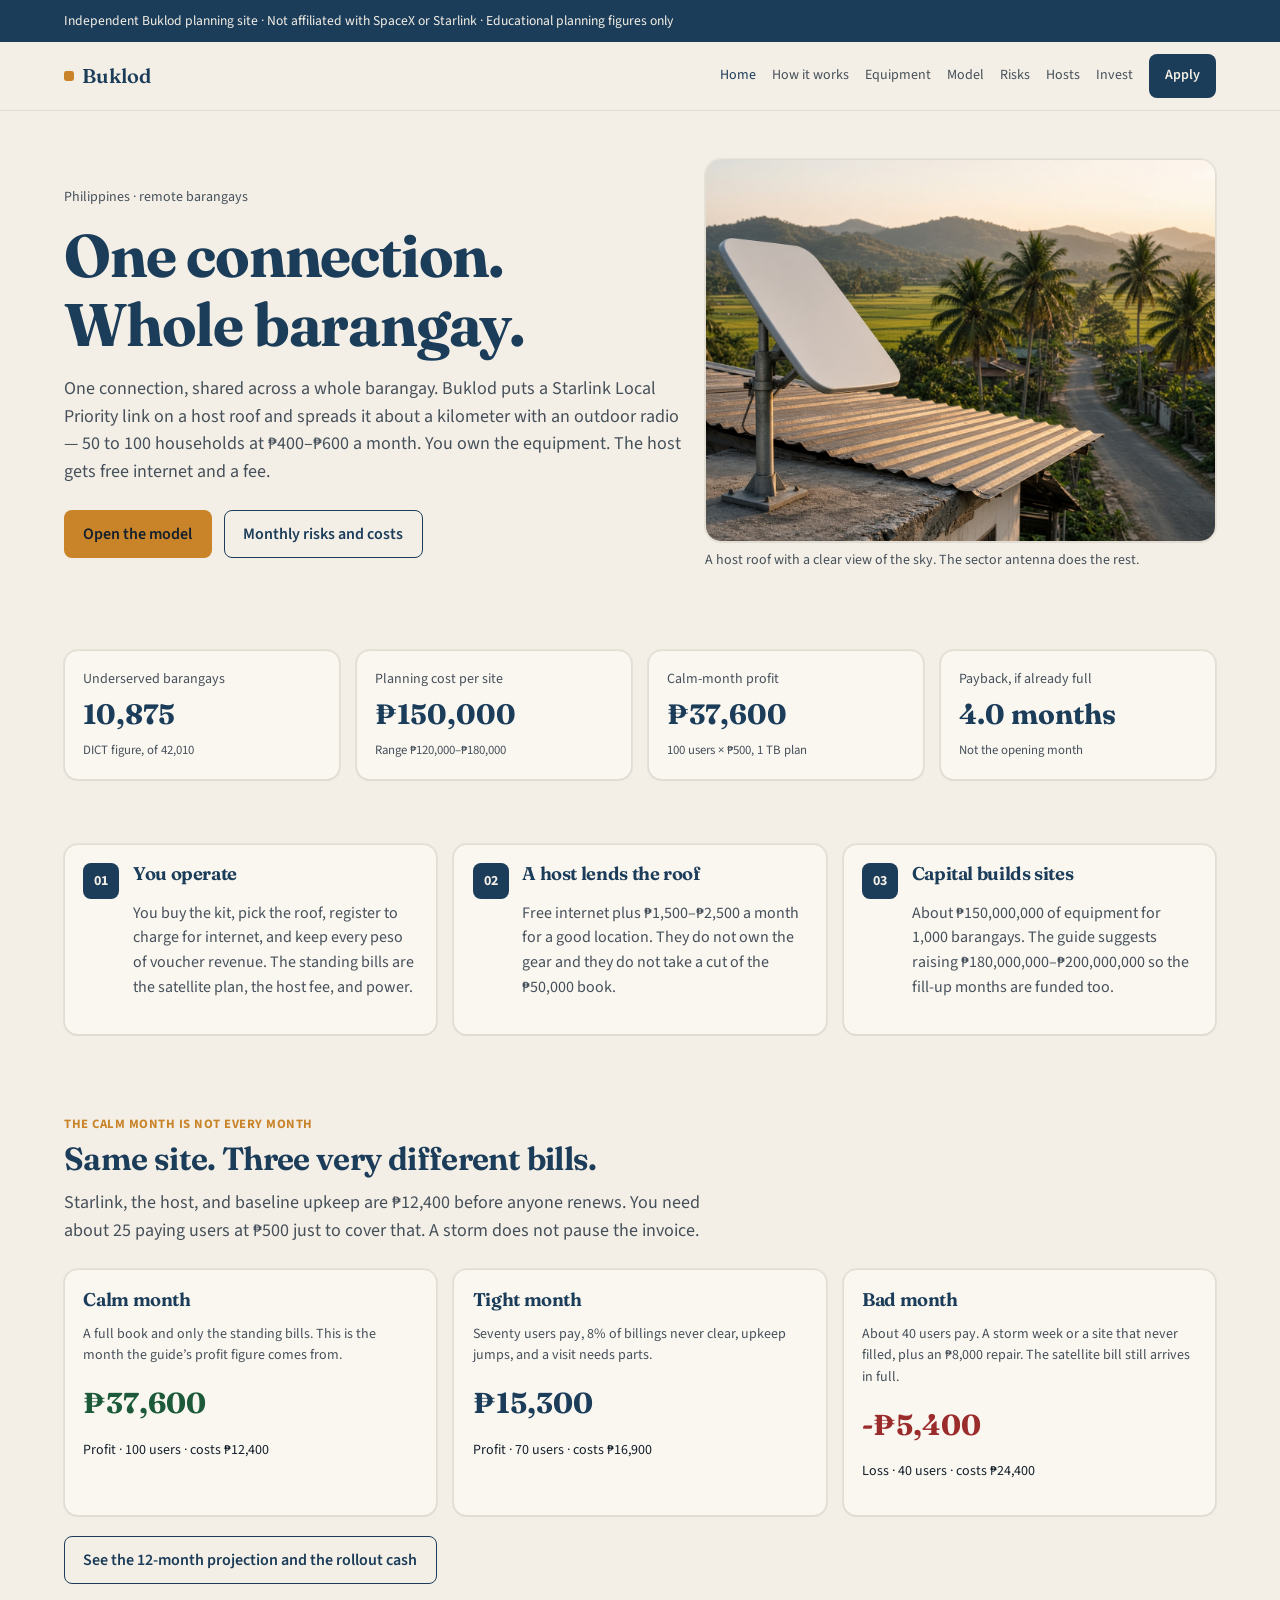
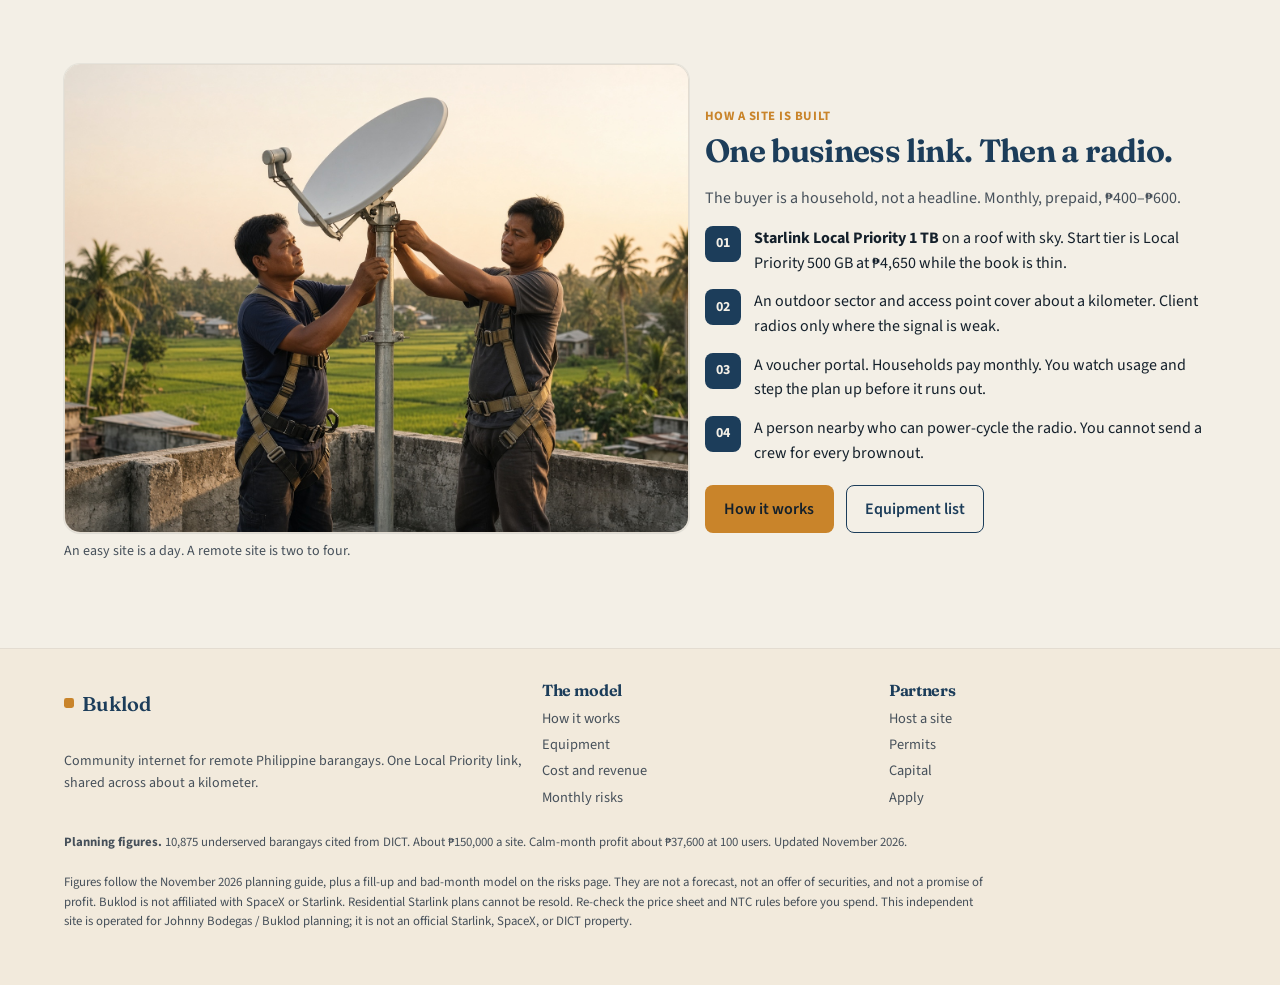
<file: index.html>
<!DOCTYPE html>
<html lang="en" class="antialiased">
<head>
<script>(function(){var p=location.pathname;var b=p.indexOf('/buklod-starlink')===0?'/buklod-starlink/':'/';document.write('<base href="'+b+'">');})();</script>

<meta charset="utf-8"/>
<meta name="viewport" content="width=device-width, initial-scale=1"/>
<title>Buklod</title>
<meta name="description" content="Buklod plans community internet for remote Philippine barangays: one Starlink Local Priority link, shared across about a kilometer."/>
<meta name="theme-color" content="#1c3d5a"/>
<meta name="twitter:card" content="summary_large_image"/>
<meta property="og:title" content="Buklod"/>
<meta property="og:description" content="Buklod plans community internet for remote Philippine barangays: one Starlink Local Priority link, shared across about a kilometer."/>
<meta property="og:image" content="https://starlink.johnnybodegas.com/og.jpg"/>
<meta property="og:image:width" content="1200"/>
<meta property="og:image:height" content="630"/>
<meta property="og:url" content="https://starlink.johnnybodegas.com/"/>
<link rel="canonical" href="https://starlink.johnnybodegas.com/"/>
<link rel="icon" type="image/svg+xml" href="favicon.svg"/>
<link rel="preconnect" href="https://fonts.googleapis.com"/>
<link rel="preconnect" href="https://fonts.gstatic.com" crossorigin/>
<link rel="stylesheet" href="https://fonts.googleapis.com/css2?family=Fraunces:opsz,wght@9..144,500;9..144,600;9..144,700&family=Source+Sans+3:ital,wght@0,400;0,500;0,600;0,700;1,400&display=swap"/>
<link rel="stylesheet" href="assets/site.css"/>
</head>
<body>
<a class="skip sr-only" href="#content">Skip to content</a>
<div class="banner-note"><div class="wrap">Independent Buklod planning site · Not affiliated with SpaceX or Starlink · Educational planning figures only</div></div>
<header class="site-header"><div class="wrap header-inner">
  <a class="brand" href="./"><span class="brand-mark" aria-hidden="true"></span><span class="brand-name">Buklod</span></a>
  <nav class="nav" aria-label="Primary"><a href="./" aria-current="page">Home</a>
<a href="how-it-works/">How it works</a>
<a href="equipment/">Equipment</a>
<a href="model/">Model</a>
<a href="risks/">Risks</a>
<a href="hosts/">Hosts</a>
<a href="invest/">Invest</a>
<a href="apply/" class="nav-cta">Apply</a></nav>
  <button type="button" class="menu-btn" data-menu aria-expanded="false" aria-controls="mobile-nav" aria-label="Open menu">☰</button>
</div>
<nav id="mobile-nav" class="wrap mobile-nav" aria-label="Mobile"><a href="./" aria-current="page">Home</a>
<a href="how-it-works/">How it works</a>
<a href="equipment/">Equipment</a>
<a href="model/">Model</a>
<a href="risks/">Risks</a>
<a href="hosts/">Hosts</a>
<a href="invest/">Invest</a>
<a href="apply/">Apply</a></nav>
</header>
<main id="content">
<section class="hero"><div class="wrap grid hero-grid">
  <div>
    <p class="eyebrow">Philippines · remote barangays</p>
    <h1>One connection.<br/>Whole barangay.</h1>
    <p class="lead">One connection, shared across a whole barangay. Buklod puts a Starlink Local Priority link on a host roof and spreads it about a kilometer with an outdoor radio — 50 to 100 households at ₱400–₱600 a month. You own the equipment. The host gets free internet and a fee.</p>
    <div class="actions">
      <a class="btn btn-primary" href="model/">Open the model</a>
      <a class="btn btn-secondary" href="risks/">Monthly risks and costs</a>
    </div>
  </div>
  <div>
    <img class="photo" src="media/hero.jpg" width="1200" height="900" alt="Host roof with clear sky view and outdoor sector antenna for shared barangay internet"/>
    <p class="small muted" style="margin-top:.5rem">A host roof with a clear view of the sky. The sector antenna does the rest.</p>
  </div>
</div></section>
<section class="section-tight"><div class="wrap grid grid-4">
  <div class="card stat"><div class="label">Underserved barangays</div><div class="value">10,875</div><div class="note">DICT figure, of 42,010</div></div>
  <div class="card stat"><div class="label">Planning cost per site</div><div class="value">₱150,000</div><div class="note">Range ₱120,000–₱180,000</div></div>
  <div class="card stat"><div class="label">Calm-month profit</div><div class="value">₱37,600</div><div class="note">100 users × ₱500, 1 TB plan</div></div>
  <div class="card stat"><div class="label">Payback, if already full</div><div class="value">4.0 months</div><div class="note">Not the opening month</div></div>
</div></section>
<section class="section"><div class="wrap grid grid-3">
  <div class="card step"><div class="step-num">01</div><div><h3>You operate</h3><p class="muted">You buy the kit, pick the roof, register to charge for internet, and keep every peso of voucher revenue. The standing bills are the satellite plan, the host fee, and power.</p></div></div>
  <div class="card step"><div class="step-num">02</div><div><h3>A host lends the roof</h3><p class="muted">Free internet plus ₱1,500–₱2,500 a month for a good location. They do not own the gear and they do not take a cut of the ₱50,000 book.</p></div></div>
  <div class="card step"><div class="step-num">03</div><div><h3>Capital builds sites</h3><p class="muted">About ₱150,000,000 of equipment for 1,000 barangays. The guide suggests raising ₱180,000,000–₱200,000,000 so the fill-up months are funded too.</p></div></div>
</div></section>
<section class="section"><div class="wrap">
  <p class="kicker">The calm month is not every month</p>
  <h2>Same site. Three very different bills.</h2>
  <p class="lead">Starlink, the host, and baseline upkeep are ₱12,400 before anyone renews. You need about 25 paying users at ₱500 just to cover that. A storm does not pause the invoice.</p>
  <div class="grid grid-3">
    <div class="card month-card good"><h3>Calm month</h3><p class="small muted">A full book and only the standing bills. This is the month the guide’s profit figure comes from.</p><div class="value" style="font-family:var(--font-display);font-size:1.8rem;font-weight:700;margin:.5rem 0">₱37,600</div><p class="small">Profit · 100 users · costs ₱12,400</p></div>
    <div class="card"><h3>Tight month</h3><p class="small muted">Seventy users pay, 8% of billings never clear, upkeep jumps, and a visit needs parts.</p><div class="value" style="font-family:var(--font-display);font-size:1.8rem;font-weight:700;margin:.5rem 0;color:var(--navy)">₱15,300</div><p class="small">Profit · 70 users · costs ₱16,900</p></div>
    <div class="card month-card bad"><h3>Bad month</h3><p class="small muted">About 40 users pay. A storm week or a site that never filled, plus an ₱8,000 repair. The satellite bill still arrives in full.</p><div class="value" style="font-family:var(--font-display);font-size:1.8rem;font-weight:700;margin:.5rem 0">-₱5,400</div><p class="small">Loss · 40 users · costs ₱24,400</p></div>
  </div>
  <div class="actions"><a class="btn btn-secondary" href="risks/">See the 12-month projection and the rollout cash</a></div>
</div></section>
<section class="section"><div class="wrap grid hero-grid">
  <div>
    <img class="photo" src="media/install.jpg" width="1200" height="900" alt="Outdoor radio and mount installation on a barangay roof"/>
    <p class="small muted" style="margin-top:.5rem">An easy site is a day. A remote site is two to four.</p>
  </div>
  <div>
    <p class="kicker">How a site is built</p>
    <h2>One business link. Then a radio.</h2>
    <p class="muted" style="margin-bottom:1rem">The buyer is a household, not a headline. Monthly, prepaid, ₱400–₱600.</p>
    <div class="grid" style="gap:.85rem">
      <div class="step"><div class="step-num">01</div><div><strong>Starlink Local Priority 1 TB</strong> on a roof with sky. Start tier is Local Priority 500 GB at ₱4,650 while the book is thin.</div></div>
      <div class="step"><div class="step-num">02</div><div>An outdoor sector and access point cover about a kilometer. Client radios only where the signal is weak.</div></div>
      <div class="step"><div class="step-num">03</div><div>A voucher portal. Households pay monthly. You watch usage and step the plan up before it runs out.</div></div>
      <div class="step"><div class="step-num">04</div><div>A person nearby who can power-cycle the radio. You cannot send a crew for every brownout.</div></div>
    </div>
    <div class="actions">
      <a class="btn btn-primary" href="how-it-works/">How it works</a>
      <a class="btn btn-secondary" href="equipment/">Equipment list</a>
    </div>
  </div>
</div></section>
</main>

<footer class="site-footer">
  <div class="wrap footer-grid">
    <div>
      <div class="brand" style="margin-bottom:.75rem"><span class="brand-mark" aria-hidden="true"></span><span class="brand-name">Buklod</span></div>
      <p class="small muted">Community internet for remote Philippine barangays. One Local Priority link, shared across about a kilometer.</p>
    </div>
    <div>
      <h3>The model</h3>
      <a href="how-it-works/">How it works</a>
      <a href="equipment/">Equipment</a>
      <a href="model/">Cost and revenue</a>
      <a href="risks/">Monthly risks</a>
    </div>
    <div>
      <h3>Partners</h3>
      <a href="hosts/">Host a site</a>
      <a href="requirements/">Permits</a>
      <a href="invest/">Capital</a>
      <a href="apply/">Apply</a>
    </div>
  </div>
  <div class="wrap">
    <p class="disclaimer"><strong>Planning figures.</strong> 10,875 underserved barangays cited from DICT. About ₱150,000 a site. Calm-month profit about ₱37,600 at 100 users. Updated November 2026.</p>
    <p class="disclaimer">Figures follow the November 2026 planning guide, plus a fill-up and bad-month model on the risks page. They are not a forecast, not an offer of securities, and not a promise of profit. Buklod is not affiliated with SpaceX or Starlink. Residential Starlink plans cannot be resold. Re-check the price sheet and NTC rules before you spend. This independent site is operated for Johnny Bodegas / Buklod planning; it is not an official Starlink, SpaceX, or DICT property.</p>
  </div>
</footer>

<script src="assets/economics.js"></script>
<script src="assets/site.js"></script>

</body></html>
</file>
<file: assets/site.css>
:root{
  --paper:#f3efe6;--card:#faf7f1;--ink:#14202b;--navy:#1c3d5a;--amber:#c9842a;
  --muted:#46505a;--line:#e3dcd1;--sand:#ead7b4;
  --font-sans:"Source Sans 3", "Segoe UI", sans-serif;
  --font-display:"Fraunces", "Iowan Old Style", Georgia, serif;
  --shadow:0 1px 2px -1px #14202b1f, 0 0 0 1px #14202b0f;
  --max:72rem;
}
*{box-sizing:border-box}html{scroll-behavior:smooth}
body{margin:0;font-family:var(--font-sans);background:var(--paper);color:var(--ink);line-height:1.55;antialiased}
a{color:var(--navy);text-decoration:none}a:hover{text-decoration:underline}
img{max-width:100%;display:block;height:auto}
.sr-only{position:absolute;width:1px;height:1px;padding:0;margin:-1px;overflow:hidden;clip:rect(0,0,0,0);border:0}
.skip:focus{position:fixed;top:.75rem;left:.75rem;z-index:50;background:var(--card);padding:.5rem .75rem;border-radius:.5rem}
.wrap{width:min(100% - 2.5rem, var(--max));margin-inline:auto}
.site-header{position:sticky;top:0;z-index:30;border-bottom:1px solid var(--line);background:var(--paper)}
.header-inner{display:flex;align-items:center;justify-content:space-between;gap:.75rem;padding:.75rem 0}
.brand{display:inline-flex;align-items:center;gap:.5rem;min-height:2.75rem;color:var(--navy);text-decoration:none}
.brand-mark{width:.625rem;height:.625rem;border-radius:.15rem;background:var(--amber)}
.brand-name{font-family:var(--font-display);font-size:1.25rem;font-weight:600}
.nav{display:none;align-items:center;gap:1rem}
.nav a{color:var(--muted);font-size:.875rem;min-height:2.75rem;display:inline-flex;align-items:center;text-decoration:none}
.nav a:hover,.nav a[aria-current="page"]{color:var(--navy)}
.nav-cta{background:var(--navy)!important;color:var(--paper)!important;padding:.5rem 1rem;border-radius:.5rem;font-weight:600}
.menu-btn{display:inline-flex;align-items:center;justify-content:center;width:2.75rem;height:2.75rem;border:1px solid var(--line);border-radius:.5rem;background:var(--card);cursor:pointer}
.mobile-nav{display:none;border-top:1px solid var(--line);padding:.75rem 0 1rem}
.mobile-nav.open{display:grid;gap:.25rem}
.mobile-nav a{min-height:2.75rem;display:flex;align-items:center;padding:.5rem .25rem;color:var(--ink);text-decoration:none}
@media(min-width:1024px){.nav{display:flex}.menu-btn{display:none}.mobile-nav{display:none!important}}
.hero{padding:3rem 0 2.5rem}
.eyebrow{font-size:.875rem;color:var(--muted);margin:0 0 .75rem}
h1,h2,h3,.display{font-family:var(--font-display);letter-spacing:-.02em;line-height:1.15;color:var(--navy)}
h1{font-size:clamp(2.25rem,5vw,3.75rem);margin:0 0 1rem;font-weight:700}
h2{font-size:clamp(1.5rem,3vw,2rem);margin:0 0 .75rem;font-weight:650}
h3{font-size:1.15rem;margin:0 0 .5rem;font-weight:650}
.lead{font-size:1.125rem;color:var(--muted);max-width:42rem;margin:0 0 1.5rem}
.actions{display:flex;flex-wrap:wrap;gap:.75rem;margin:1.25rem 0 0}
.btn{display:inline-flex;align-items:center;justify-content:center;min-height:2.75rem;padding:.65rem 1.15rem;border-radius:.5rem;font-weight:600;text-decoration:none;border:1px solid transparent;cursor:pointer}
.btn-primary{background:var(--amber);color:var(--ink)}.btn-primary:hover{filter:brightness(.97);text-decoration:none}
.btn-secondary{background:transparent;border-color:var(--navy);color:var(--navy)}.btn-secondary:hover{background:#1c3d5a0f;text-decoration:none}
.grid{display:grid;gap:1rem}
.grid-2{grid-template-columns:1fr}.grid-3{grid-template-columns:1fr}.grid-4{grid-template-columns:1fr}
@media(min-width:720px){.grid-2{grid-template-columns:1fr 1fr}.grid-3{grid-template-columns:repeat(3,1fr)}.grid-4{grid-template-columns:repeat(2,1fr)}}
@media(min-width:1024px){.grid-4{grid-template-columns:repeat(4,1fr)}.hero-grid{grid-template-columns:1.1fr .9fr;align-items:center}}
.card{background:var(--card);border:1px solid var(--line);border-radius:.85rem;padding:1.15rem;box-shadow:var(--shadow)}
.stat .value{font-family:var(--font-display);font-size:1.75rem;color:var(--navy);font-weight:700;margin:.15rem 0}
.stat .label{font-size:.875rem;color:var(--muted)}
.stat .note{font-size:.8rem;color:var(--muted);margin-top:.25rem}
.photo{border-radius:1rem;overflow:hidden;border:1px solid var(--line);box-shadow:var(--shadow);aspect-ratio:4/3;object-fit:cover;width:100%}
.section{padding:2.5rem 0}.section-tight{padding:1.5rem 0}
.muted{color:var(--muted)}.small{font-size:.875rem}
.kicker{font-size:.8rem;letter-spacing:.04em;text-transform:uppercase;color:var(--amber);font-weight:700;margin:0 0 .35rem}
.step{display:grid;grid-template-columns:auto 1fr;gap:.85rem;align-items:start}
.step-num{width:2.25rem;height:2.25rem;border-radius:.5rem;background:var(--navy);color:var(--paper);display:grid;place-items:center;font-weight:700;font-size:.875rem}
.pill{display:inline-flex;align-items:center;border-radius:999px;padding:.2rem .6rem;background:#ead7b4;color:var(--ink);font-size:.75rem;font-weight:600}
.table-wrap{overflow:auto;border:1px solid var(--line);border-radius:.75rem;background:var(--card)}
table{width:100%;border-collapse:collapse;font-size:.875rem;min-width:640px}
th,td{padding:.65rem .75rem;border-bottom:1px solid var(--line);text-align:left;white-space:nowrap}
th{background:#ead7b466;color:var(--navy);font-weight:650}
tr:last-child td{border-bottom:0}
.risk-item{display:grid;gap:.35rem}
.month-card.bad .value{color:#9b2c2c}.month-card.good .value{color:#1c5a3a}
.field{display:grid;gap:.35rem;margin-bottom:.9rem}
.field label{font-weight:600;font-size:.9rem}
.field input,.field select,.field textarea{min-height:2.75rem;border:1px solid var(--line);border-radius:.5rem;padding:.6rem .75rem;font:inherit;background:#fff;color:var(--ink)}
.field textarea{min-height:7rem;resize:vertical}
.choice-grid{display:grid;gap:.5rem;grid-template-columns:1fr}
@media(min-width:720px){.choice-grid{grid-template-columns:1fr 1fr}}
.choice{border:1px solid var(--line);border-radius:.5rem;padding:.75rem;background:var(--card);cursor:pointer;text-align:left}
.choice[aria-pressed="true"]{background:var(--navy);color:var(--paper);border-color:var(--navy)}
.choice small{display:block;margin-top:.25rem;opacity:.85}
.range-row{display:grid;gap:.35rem}
.range-row input[type=range]{width:100%}
.metrics{display:grid;gap:.75rem;grid-template-columns:repeat(2,1fr)}
@media(min-width:720px){.metrics{grid-template-columns:repeat(4,1fr)}}
.metric{background:var(--paper);border:1px solid var(--line);border-radius:.65rem;padding:.85rem}
.metric b{display:block;font-family:var(--font-display);font-size:1.25rem;color:var(--navy)}
.chart{height:160px;display:flex;align-items:flex-end;gap:2px;padding:.5rem 0}
.chart span{flex:1;background:var(--navy);border-radius:2px 2px 0 0;min-width:2px}
.site-footer{border-top:1px solid var(--line);margin-top:2rem;padding:2rem 0 2.5rem;background:#ead7b433}
.footer-grid{display:grid;gap:1.25rem}
@media(min-width:900px){.footer-grid{grid-template-columns:1.4fr 1fr 1fr}}
.footer-grid h3{font-size:1rem;margin-bottom:.5rem}
.footer-grid a{display:block;color:var(--muted);font-size:.9rem;margin:.25rem 0;text-decoration:none}
.footer-grid a:hover{color:var(--navy)}
.disclaimer{font-size:.8rem;color:var(--muted);margin-top:1.25rem;max-width:58rem}
.banner-note{background:#1c3d5a;color:#f3efe6;padding:.65rem 0;font-size:.85rem}
.banner-note a{color:#ead7b4}
.price-row{display:flex;justify-content:space-between;gap:1rem;padding:.75rem 0;border-bottom:1px solid var(--line)}
.price-row:last-child{border-bottom:0}
.voucher{border:1px dashed var(--line);border-radius:.75rem;padding:1rem;background:#fff}
.badge{display:inline-block;background:var(--navy);color:var(--paper);border-radius:.35rem;padding:.15rem .45rem;font-size:.75rem;font-weight:700}
.list-check{margin:0;padding-left:1.1rem}.list-check li{margin:.35rem 0}
.two-col{display:grid;gap:1.25rem}@media(min-width:900px){.two-col{grid-template-columns:1fr 1fr}}
.alert{border-left:3px solid var(--amber);padding:.75rem 1rem;background:#ead7b44d;border-radius:0 .5rem .5rem 0;margin:1rem 0}
</file>
